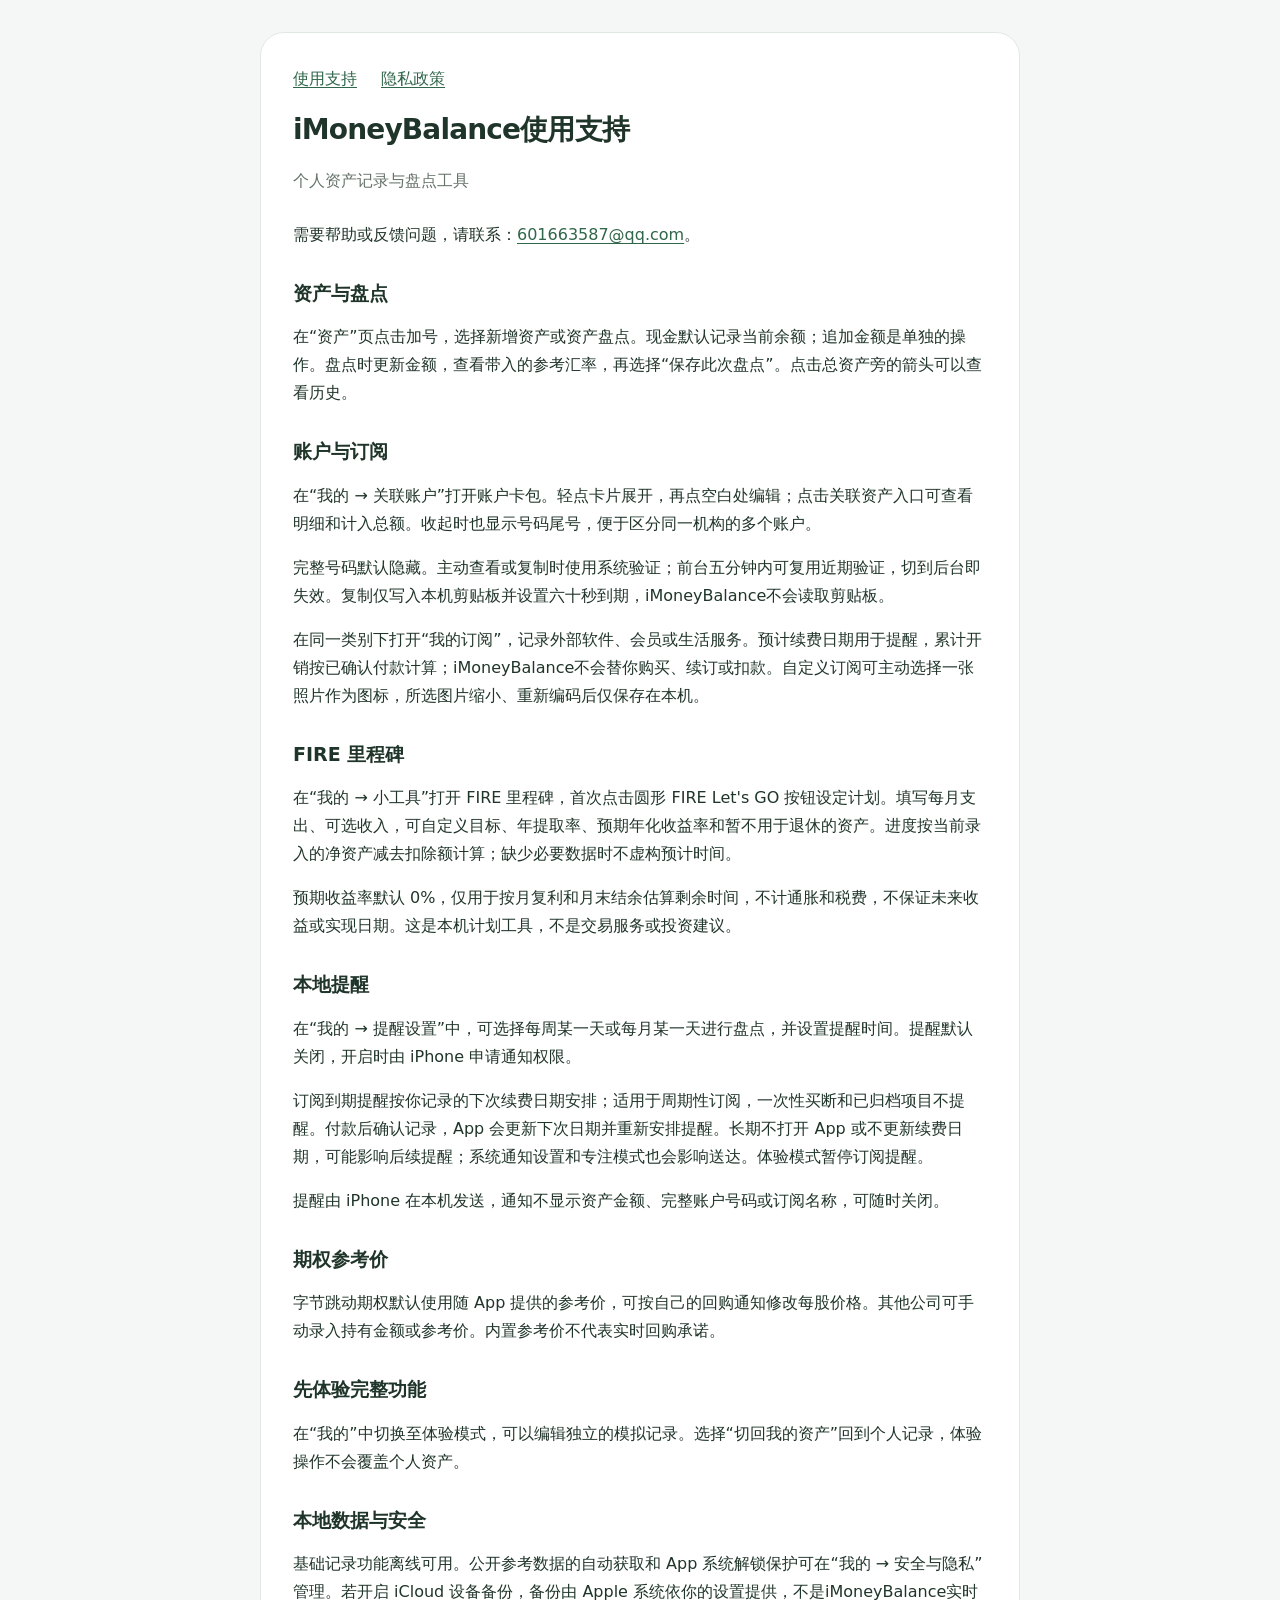
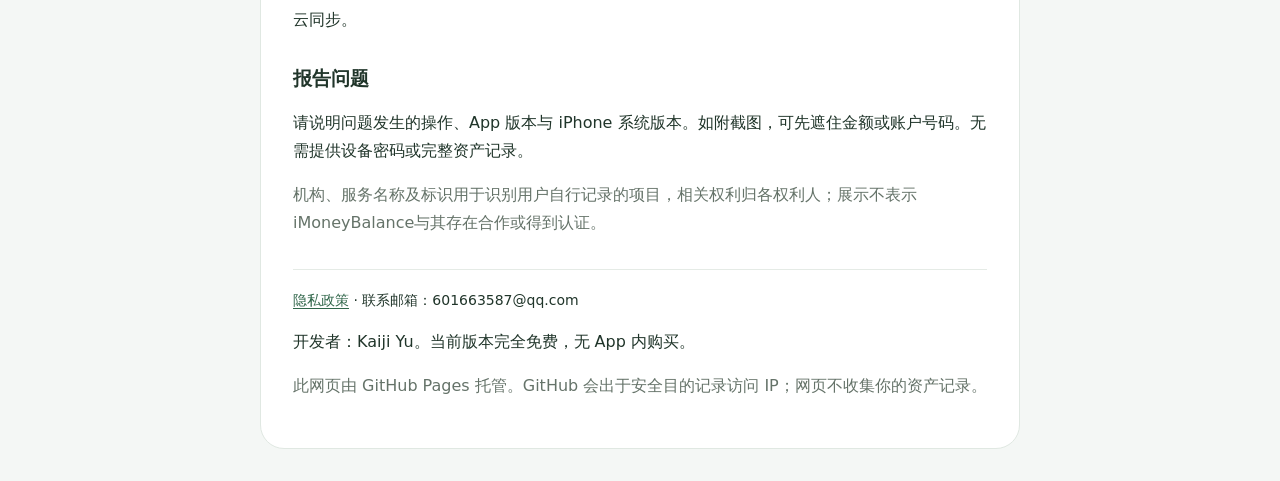
<file: index.html>
<!doctype html>
<html lang="zh-CN"><head><meta charset="utf-8"><meta name="viewport" content="width=device-width, initial-scale=1"><meta name="robots" content="noindex"><title>iMoneyBalance · 支持</title><link rel="stylesheet" href="stylesheet.css"></head>
<body><main><header><nav><a href="support.html">使用支持</a><a href="privacy.html">隐私政策</a></nav><h1>iMoneyBalance使用支持</h1><p class="muted">个人资产记录与盘点工具</p></header>
<p>需要帮助或反馈问题，请联系：<a href="mailto:601663587@qq.com">601663587@qq.com</a>。</p>
<h2>资产与盘点</h2><p>在“资产”页点击加号，选择新增资产或资产盘点。现金默认记录当前余额；追加金额是单独的操作。盘点时更新金额，查看带入的参考汇率，再选择“保存此次盘点”。点击总资产旁的箭头可以查看历史。</p>
<h2>账户与订阅</h2><p>在“我的 → 关联账户”打开账户卡包。轻点卡片展开，再点空白处编辑；点击关联资产入口可查看明细和计入总额。收起时也显示号码尾号，便于区分同一机构的多个账户。</p>
<p>完整号码默认隐藏。主动查看或复制时使用系统验证；前台五分钟内可复用近期验证，切到后台即失效。复制仅写入本机剪贴板并设置六十秒到期，iMoneyBalance不会读取剪贴板。</p>
<p>在同一类别下打开“我的订阅”，记录外部软件、会员或生活服务。预计续费日期用于提醒，累计开销按已确认付款计算；iMoneyBalance不会替你购买、续订或扣款。自定义订阅可主动选择一张照片作为图标，所选图片缩小、重新编码后仅保存在本机。</p>
<h2>FIRE 里程碑</h2><p>在“我的 → 小工具”打开 FIRE 里程碑，首次点击圆形 FIRE Let's GO 按钮设定计划。填写每月支出、可选收入，可自定义目标、年提取率、预期年化收益率和暂不用于退休的资产。进度按当前录入的净资产减去扣除额计算；缺少必要数据时不虚构预计时间。</p>
<p>预期收益率默认 0%，仅用于按月复利和月末结余估算剩余时间，不计通胀和税费，不保证未来收益或实现日期。这是本机计划工具，不是交易服务或投资建议。</p>
<h2>本地提醒</h2><p>在“我的 → 提醒设置”中，可选择每周某一天或每月某一天进行盘点，并设置提醒时间。提醒默认关闭，开启时由 iPhone 申请通知权限。</p>
<p>订阅到期提醒按你记录的下次续费日期安排；适用于周期性订阅，一次性买断和已归档项目不提醒。付款后确认记录，App 会更新下次日期并重新安排提醒。长期不打开 App 或不更新续费日期，可能影响后续提醒；系统通知设置和专注模式也会影响送达。体验模式暂停订阅提醒。</p>
<p>提醒由 iPhone 在本机发送，通知不显示资产金额、完整账户号码或订阅名称，可随时关闭。</p>
<h2>期权参考价</h2><p>字节跳动期权默认使用随 App 提供的参考价，可按自己的回购通知修改每股价格。其他公司可手动录入持有金额或参考价。内置参考价不代表实时回购承诺。</p>
<h2>先体验完整功能</h2><p>在“我的”中切换至体验模式，可以编辑独立的模拟记录。选择“切回我的资产”回到个人记录，体验操作不会覆盖个人资产。</p>
<h2>本地数据与安全</h2><p>基础记录功能离线可用。公开参考数据的自动获取和 App 系统解锁保护可在“我的 → 安全与隐私”管理。若开启 iCloud 设备备份，备份由 Apple 系统依你的设置提供，不是iMoneyBalance实时云同步。</p>
<h2>报告问题</h2><p>请说明问题发生的操作、App 版本与 iPhone 系统版本。如附截图，可先遮住金额或账户号码。无需提供设备密码或完整资产记录。</p>
<p class="muted">机构、服务名称及标识用于识别用户自行记录的项目，相关权利归各权利人；展示不表示iMoneyBalance与其存在合作或得到认证。</p>
<footer><a href="privacy.html">隐私政策</a> · 联系邮箱：601663587@qq.com<p>开发者：Kaiji Yu。当前版本完全免费，无 App 内购买。</p><p class="muted">此网页由 GitHub Pages 托管。GitHub 会出于安全目的记录访问 IP；网页不收集你的资产记录。</p></footer></main></body></html>
</file>
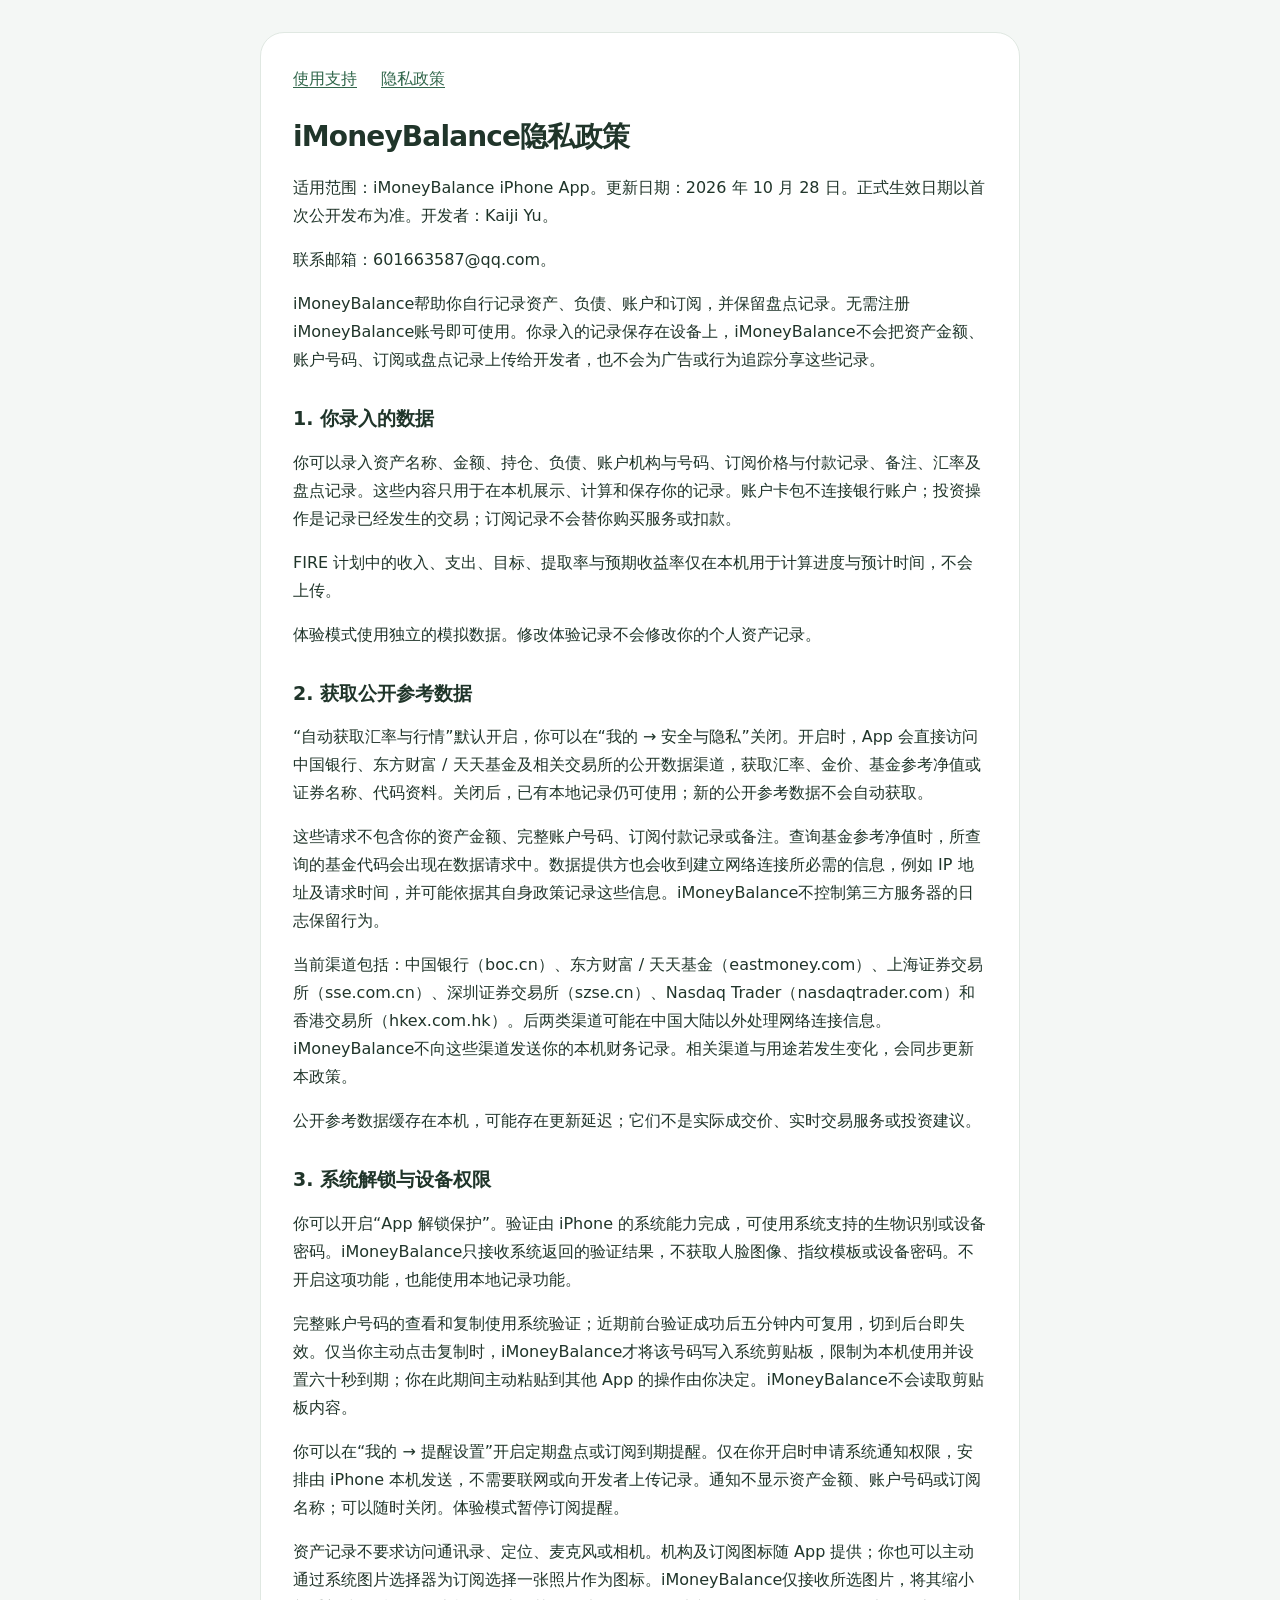
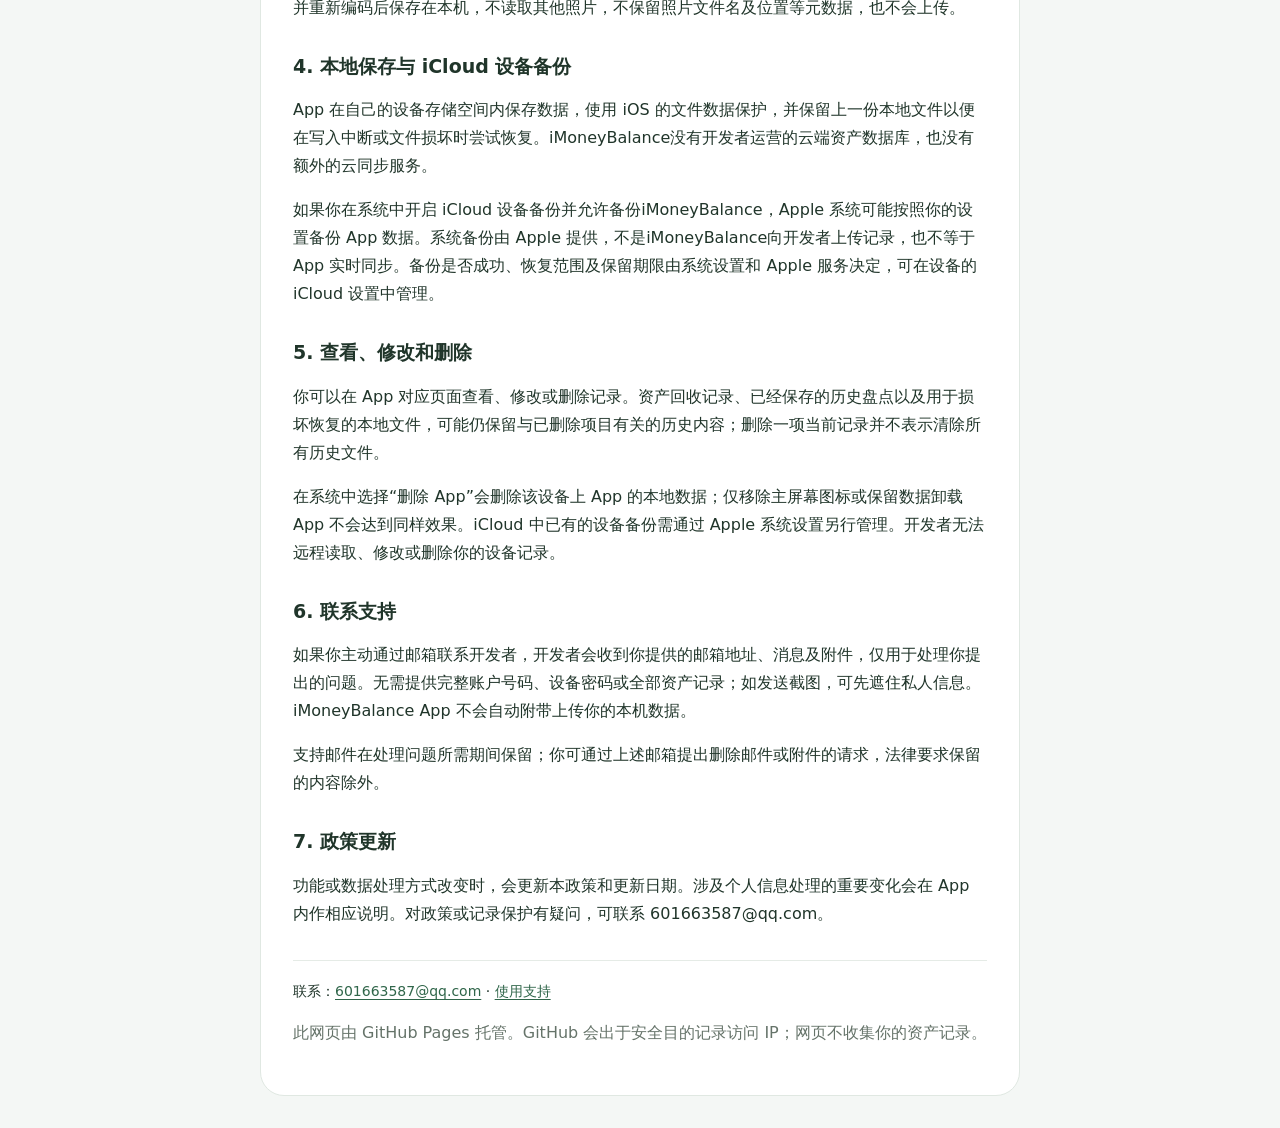
<file: privacy.html>
<!doctype html>
<html lang="zh-CN"><head><meta charset="utf-8"><meta name="viewport" content="width=device-width,initial-scale=1"><title>iMoneyBalance · 隐私政策</title><link rel="stylesheet" href="stylesheet.css"></head><body><main><header><nav><a href="support.html">使用支持</a><a href="privacy.html">隐私政策</a></nav></header><h1>iMoneyBalance隐私政策</h1><p>适用范围：iMoneyBalance iPhone App。更新日期：2026 年 10 月 28 日。正式生效日期以首次公开发布为准。开发者：Kaiji Yu。</p><p>联系邮箱：601663587@qq.com。</p><p>iMoneyBalance帮助你自行记录资产、负债、账户和订阅，并保留盘点记录。无需注册iMoneyBalance账号即可使用。你录入的记录保存在设备上，iMoneyBalance不会把资产金额、账户号码、订阅或盘点记录上传给开发者，也不会为广告或行为追踪分享这些记录。</p><h2>1. 你录入的数据</h2><p>你可以录入资产名称、金额、持仓、负债、账户机构与号码、订阅价格与付款记录、备注、汇率及盘点记录。这些内容只用于在本机展示、计算和保存你的记录。账户卡包不连接银行账户；投资操作是记录已经发生的交易；订阅记录不会替你购买服务或扣款。</p><p>FIRE 计划中的收入、支出、目标、提取率与预期收益率仅在本机用于计算进度与预计时间，不会上传。</p><p>体验模式使用独立的模拟数据。修改体验记录不会修改你的个人资产记录。</p><h2>2. 获取公开参考数据</h2><p>“自动获取汇率与行情”默认开启，你可以在“我的 → 安全与隐私”关闭。开启时，App 会直接访问中国银行、东方财富 / 天天基金及相关交易所的公开数据渠道，获取汇率、金价、基金参考净值或证券名称、代码资料。关闭后，已有本地记录仍可使用；新的公开参考数据不会自动获取。</p><p>这些请求不包含你的资产金额、完整账户号码、订阅付款记录或备注。查询基金参考净值时，所查询的基金代码会出现在数据请求中。数据提供方也会收到建立网络连接所必需的信息，例如 IP 地址及请求时间，并可能依据其自身政策记录这些信息。iMoneyBalance不控制第三方服务器的日志保留行为。</p><p>当前渠道包括：中国银行（boc.cn）、东方财富 / 天天基金（eastmoney.com）、上海证券交易所（sse.com.cn）、深圳证券交易所（szse.cn）、Nasdaq Trader（nasdaqtrader.com）和香港交易所（hkex.com.hk）。后两类渠道可能在中国大陆以外处理网络连接信息。iMoneyBalance不向这些渠道发送你的本机财务记录。相关渠道与用途若发生变化，会同步更新本政策。</p><p>公开参考数据缓存在本机，可能存在更新延迟；它们不是实际成交价、实时交易服务或投资建议。</p><h2>3. 系统解锁与设备权限</h2><p>你可以开启“App 解锁保护”。验证由 iPhone 的系统能力完成，可使用系统支持的生物识别或设备密码。iMoneyBalance只接收系统返回的验证结果，不获取人脸图像、指纹模板或设备密码。不开启这项功能，也能使用本地记录功能。</p><p>完整账户号码的查看和复制使用系统验证；近期前台验证成功后五分钟内可复用，切到后台即失效。仅当你主动点击复制时，iMoneyBalance才将该号码写入系统剪贴板，限制为本机使用并设置六十秒到期；你在此期间主动粘贴到其他 App 的操作由你决定。iMoneyBalance不会读取剪贴板内容。</p><p>你可以在“我的 → 提醒设置”开启定期盘点或订阅到期提醒。仅在你开启时申请系统通知权限，安排由 iPhone 本机发送，不需要联网或向开发者上传记录。通知不显示资产金额、账户号码或订阅名称；可以随时关闭。体验模式暂停订阅提醒。</p><p>资产记录不要求访问通讯录、定位、麦克风或相机。机构及订阅图标随 App 提供；你也可以主动通过系统图片选择器为订阅选择一张照片作为图标。iMoneyBalance仅接收所选图片，将其缩小并重新编码后保存在本机，不读取其他照片，不保留照片文件名及位置等元数据，也不会上传。</p><h2>4. 本地保存与 iCloud 设备备份</h2><p>App 在自己的设备存储空间内保存数据，使用 iOS 的文件数据保护，并保留上一份本地文件以便在写入中断或文件损坏时尝试恢复。iMoneyBalance没有开发者运营的云端资产数据库，也没有额外的云同步服务。</p><p>如果你在系统中开启 iCloud 设备备份并允许备份iMoneyBalance，Apple 系统可能按照你的设置备份 App 数据。系统备份由 Apple 提供，不是iMoneyBalance向开发者上传记录，也不等于 App 实时同步。备份是否成功、恢复范围及保留期限由系统设置和 Apple 服务决定，可在设备的 iCloud 设置中管理。</p><h2>5. 查看、修改和删除</h2><p>你可以在 App 对应页面查看、修改或删除记录。资产回收记录、已经保存的历史盘点以及用于损坏恢复的本地文件，可能仍保留与已删除项目有关的历史内容；删除一项当前记录并不表示清除所有历史文件。</p><p>在系统中选择“删除 App”会删除该设备上 App 的本地数据；仅移除主屏幕图标或保留数据卸载 App 不会达到同样效果。iCloud 中已有的设备备份需通过 Apple 系统设置另行管理。开发者无法远程读取、修改或删除你的设备记录。</p><h2>6. 联系支持</h2><p>如果你主动通过邮箱联系开发者，开发者会收到你提供的邮箱地址、消息及附件，仅用于处理你提出的问题。无需提供完整账户号码、设备密码或全部资产记录；如发送截图，可先遮住私人信息。iMoneyBalance App 不会自动附带上传你的本机数据。</p><p>支持邮件在处理问题所需期间保留；你可通过上述邮箱提出删除邮件或附件的请求，法律要求保留的内容除外。</p><h2>7. 政策更新</h2><p>功能或数据处理方式改变时，会更新本政策和更新日期。涉及个人信息处理的重要变化会在 App 内作相应说明。对政策或记录保护有疑问，可联系 601663587@qq.com。</p><footer>联系：<a href="mailto:601663587@qq.com">601663587@qq.com</a> · <a href="support.html">使用支持</a><p class="muted">此网页由 GitHub Pages 托管。GitHub 会出于安全目的记录访问 IP；网页不收集你的资产记录。</p></footer></main></body></html>
</file>
<file: stylesheet.css>
:root{color-scheme:light;font-family:system-ui,-apple-system,BlinkMacSystemFont,"PingFang SC","Microsoft YaHei",sans-serif;color:#20352a;background:#f4f7f5;line-height:1.75}*{box-sizing:border-box}body{margin:0;padding:32px 20px}main{max-width:760px;margin:auto;padding:32px;background:#fff;border:1px solid #e0e8e2;border-radius:24px}header{margin-bottom:26px}h1{font-size:28px;line-height:1.3;letter-spacing:-.03em}h2{font-size:19px;margin-top:30px;line-height:1.5}p,li{font-size:16px}a{color:#30664a;text-underline-offset:3px}nav{display:flex;gap:24px;flex-wrap:wrap}small,.muted{color:#657369}footer{margin-top:32px;border-top:1px solid #e5ebe6;padding-top:18px;font-size:14px}.draft{padding:12px 16px;border-radius:12px;background:#f1f5f1;font-size:14px;color:#576559}@media(max-width:480px){body{padding:12px}main{padding:22px;border-radius:18px}h1{font-size:25px}}
</file>
